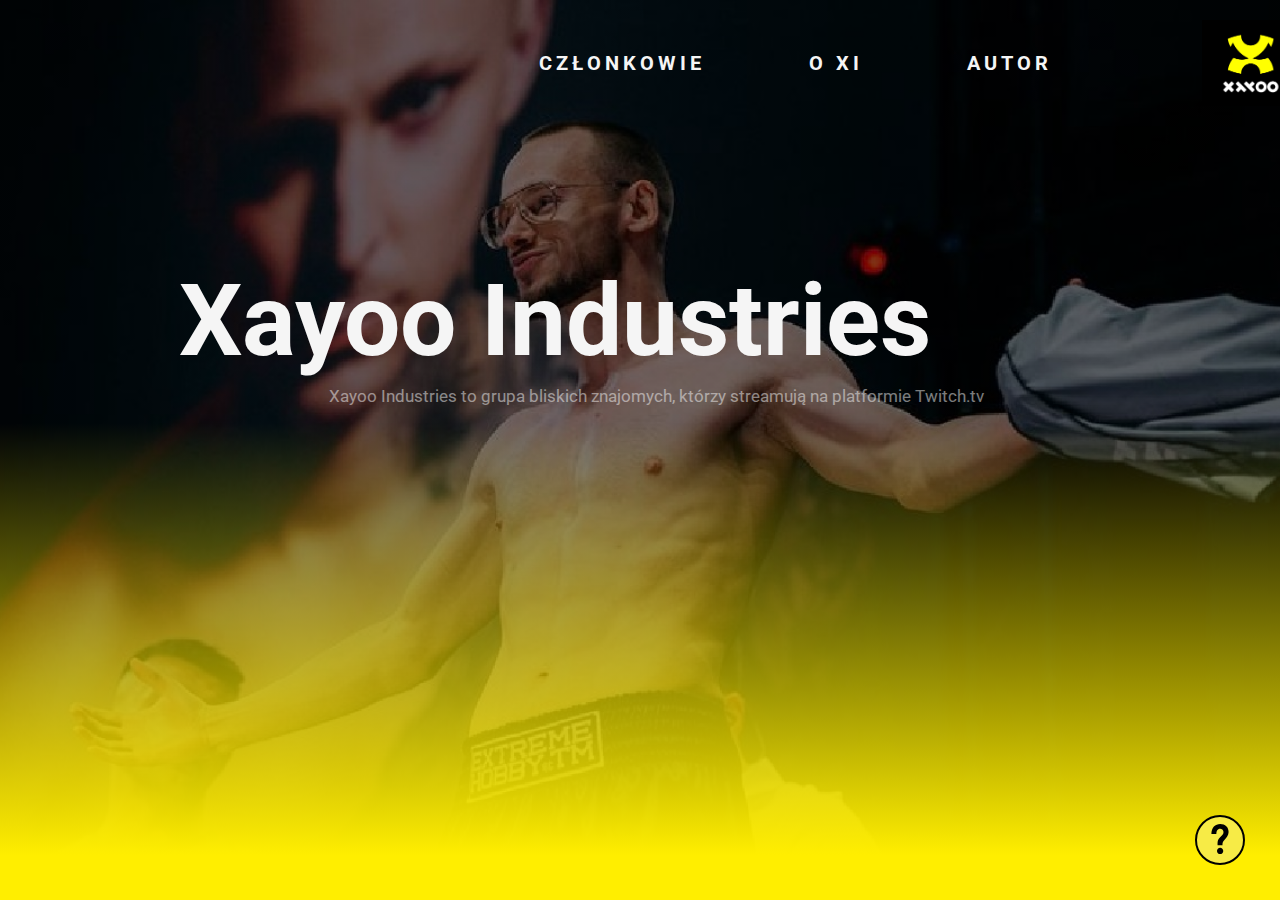
<file: Xayoo_industries_website/index.html>
<!DOCTYPE html>
<html lang="en">
<head>
    <meta charset="UTF-8">
    <meta http-equiv="X-UA-Compatible" content="IE=edge">
    <meta name="viewport" content="width=device-width, initial-scale=1.0">
    <title>Xayoo Industries Website</title>
    <link rel="stylesheet" href="styles.css/style.css">
    <link rel="preconnect" href="https://fonts.googleapis.com">
    <link rel="preconnect" href="https://fonts.gstatic.com" crossorigin>
    <link href="https://fonts.googleapis.com/css2?family=Roboto:wght@100;300;400;700&display=swap" rel="stylesheet">
    <link rel="stylesheet" href="czlonkowie.html">
</head>
<body>
    <div class="header">
        <div class="nav">
            <ul>
                <li><a href="czlonkowie.html">CZŁONKOWIE</a></li>
                <li><a href="o-xi.html">O XI</a></li>
                <li><a href="autor.html">AUTOR</a></li>
            </ul>
            <img src="img/logojpg.jpg" class="logo">
        </div>
        <div class="row">
            <h1>Xayoo Industries</h1>
            <p>
                Xayoo Industries to grupa bliskich znajomych, którzy streamują na 
                platformie Twitch.tv
            </p>
        </div>
        <button class="helper">
            <img src="img/helper-img.svg" class="helper-icon">
        </button>
    </div>
</body>
</html>
</file>
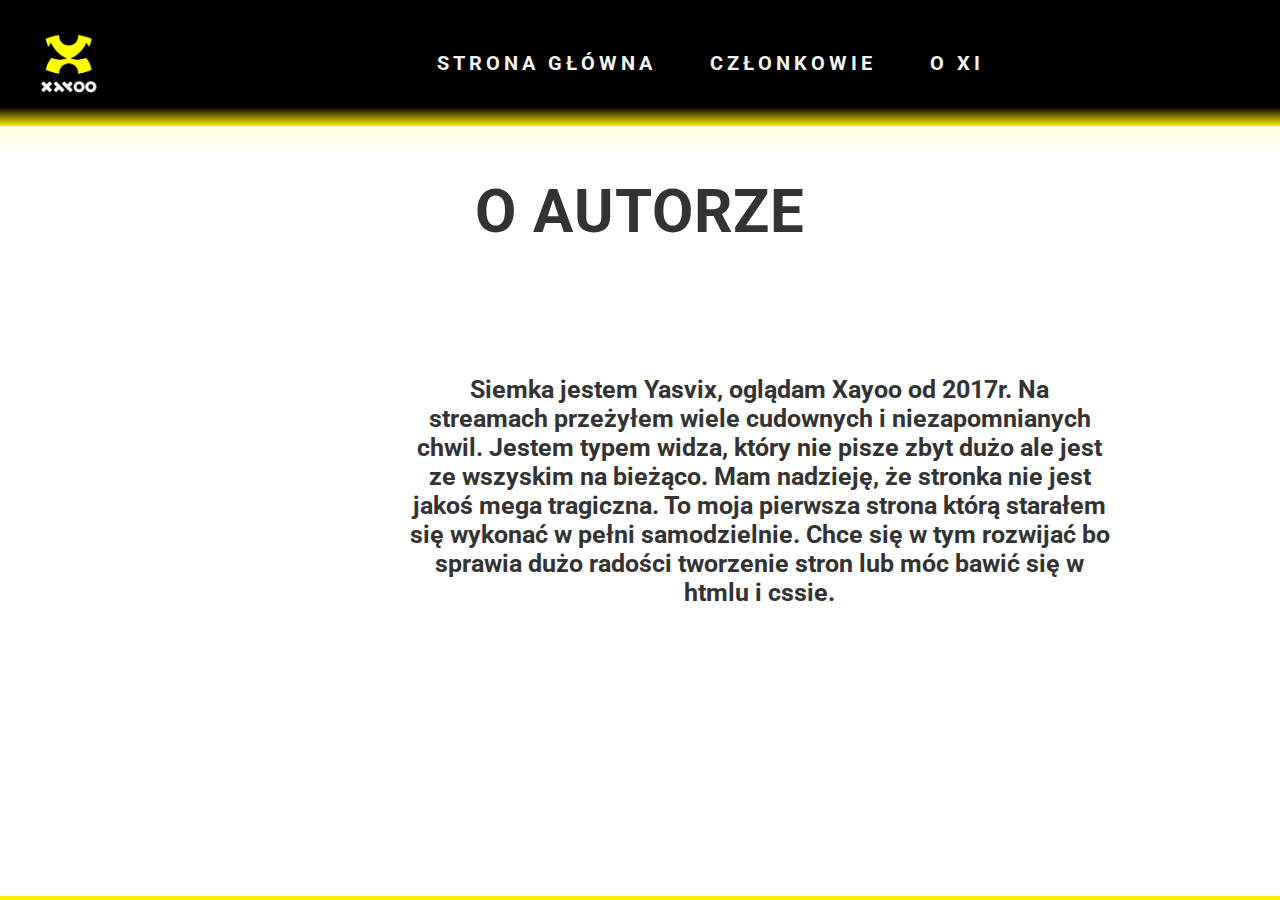
<file: Xayoo_industries_website/autor.html>
<!DOCTYPE html>
<html lang="en">
<head>
    <meta charset="UTF-8">
    <meta http-equiv="X-UA-Compatible" content="IE=edge">
    <meta name="viewport" content="width=device-width, initial-scale=1.0">
    <link rel="preconnect" href="https://fonts.googleapis.com">
    <link rel="preconnect" href="https://fonts.gstatic.com" crossorigin>
    <link href="https://fonts.googleapis.com/css2?family=Roboto:wght@100;300;400;700&display=swap" rel="stylesheet">
    <link rel="stylesheet" href="styles.css/autor.css">
    <title>Autor</title>
</head>
<body>
    <div class="last-header">
        <div class="last-nav">
            <img src="img/logojpg.jpg" class="logo">
            <ul>
                <li><a href="index.html">STRONA GŁÓWNA</a></li>
                <li><a href="czlonkowie.html">CZŁONKOWIE</a></li>
                <li><a href="o-xi.html">O XI</a></li>
            </ul>
        </div>
        
        <div class="title">
            <h1>O AUTORZE</h1>
        </div>

        <div class="last-text">
            <p>
                Siemka jestem Yasvix, oglądam Xayoo od 2017r.
                Na streamach przeżyłem wiele cudownych i niezapomnianych
                chwil. Jestem typem widza, który nie pisze zbyt dużo ale 
                jest ze wszyskim na bieżąco. Mam nadzieję, że stronka nie jest
                jakoś mega tragiczna. To moja pierwsza strona którą starałem się 
                wykonać w pełni samodzielnie. Chce się w tym rozwijać bo 
                sprawia dużo radości tworzenie stron lub móc bawić się w 
                htmlu i cssie. 
            </p>
        </div>
    </div>
</body>
</html>
</file>
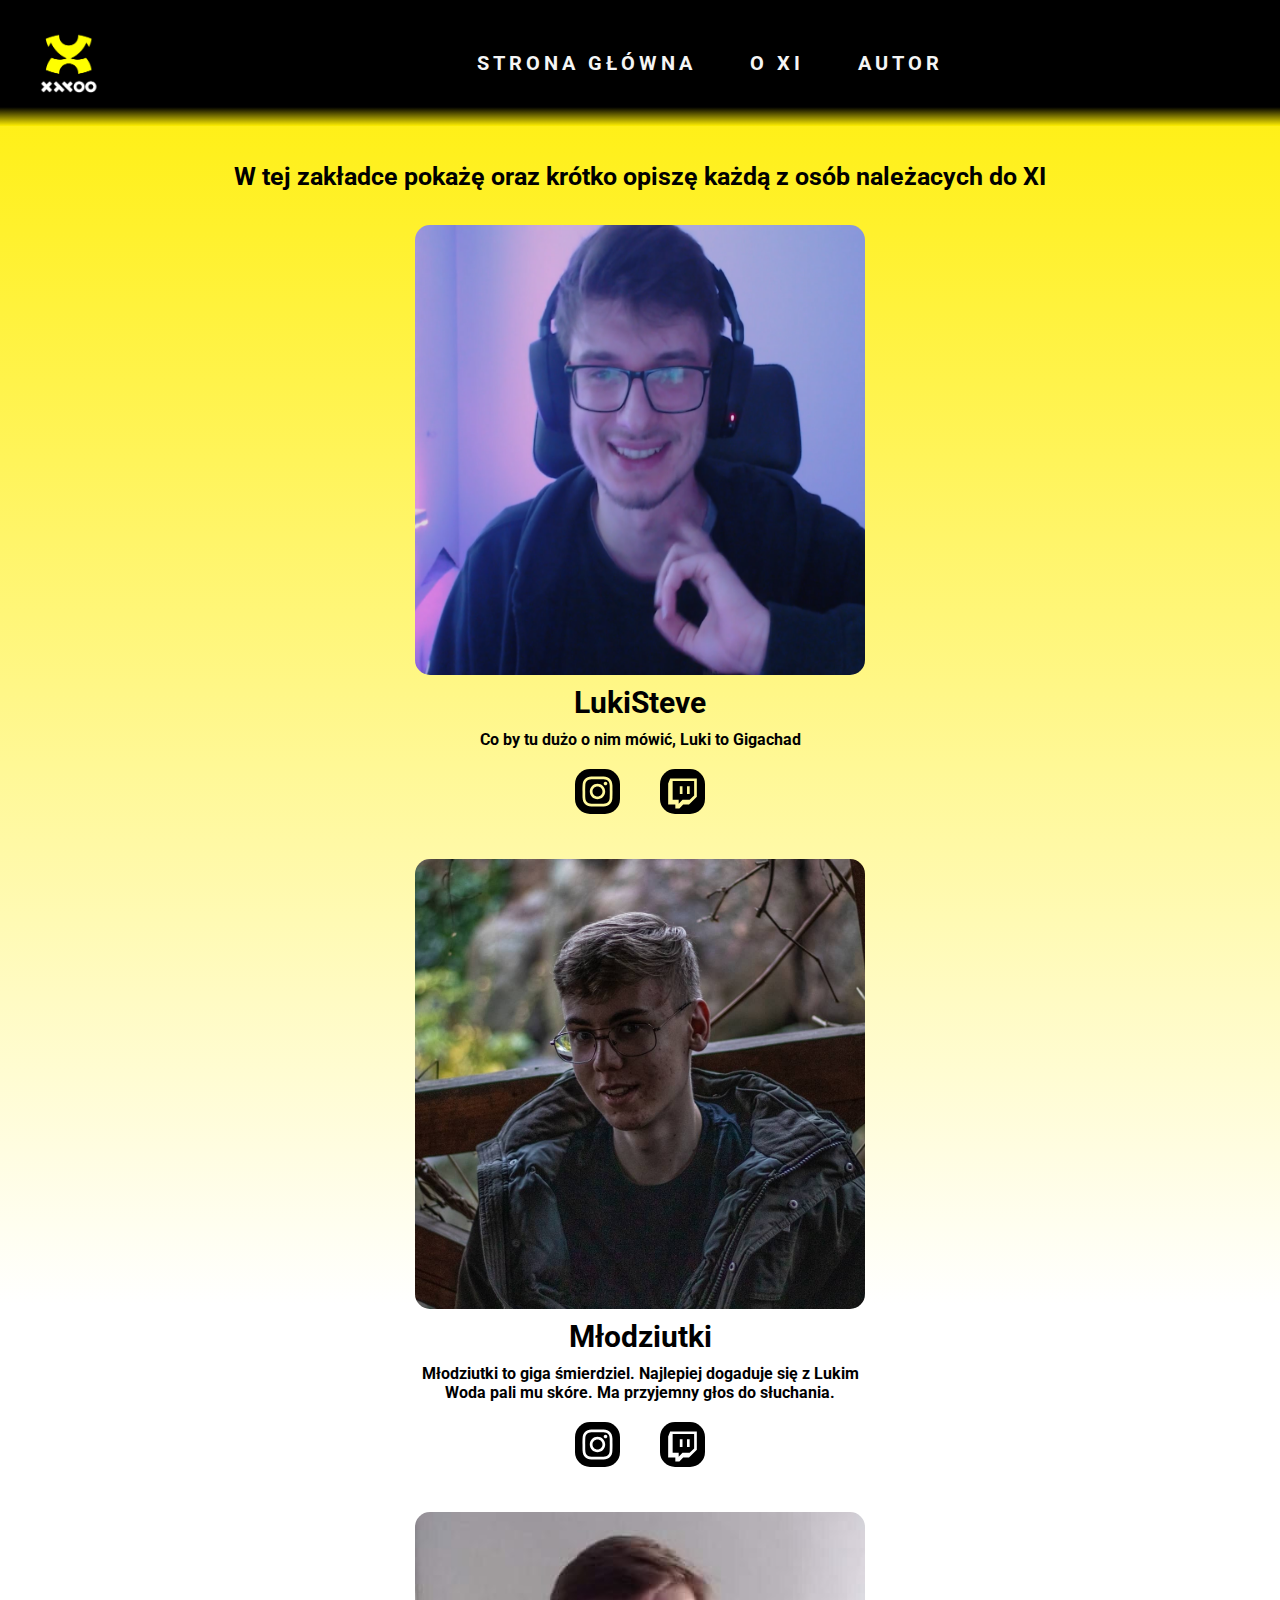
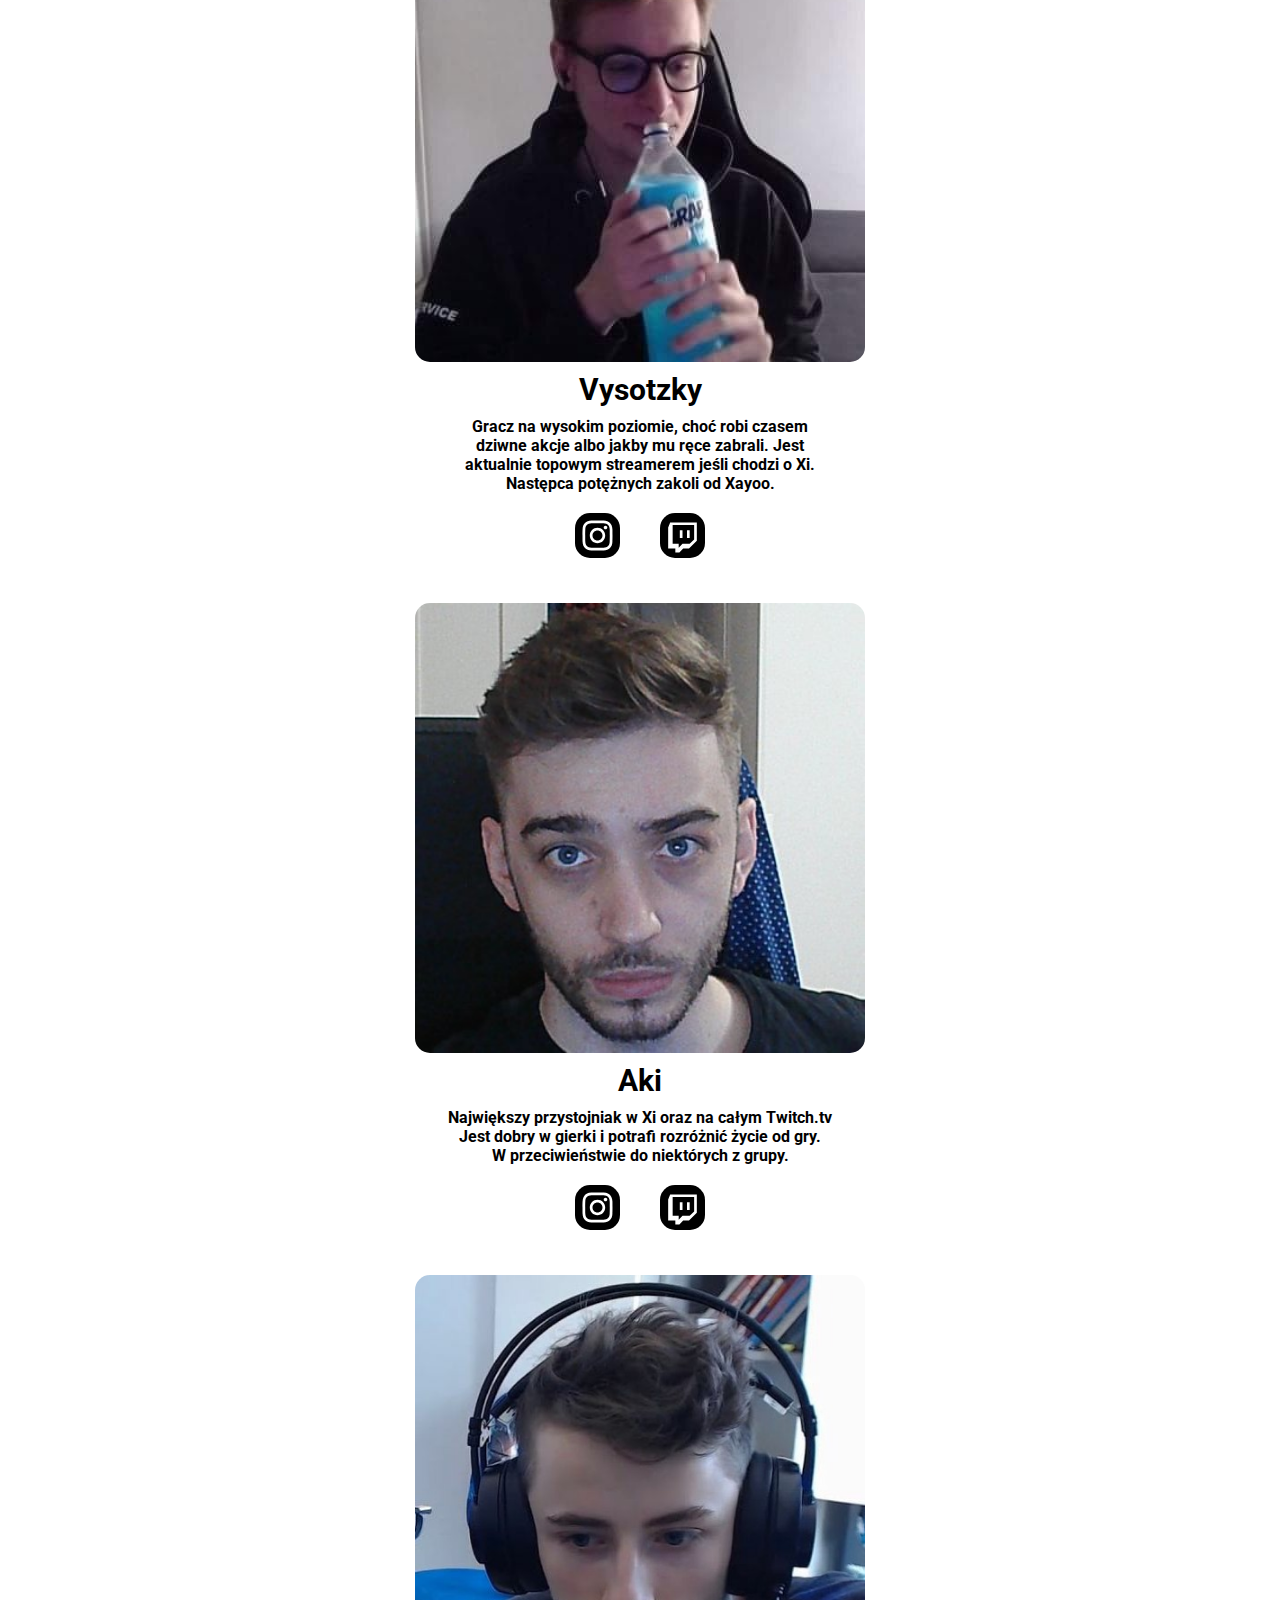
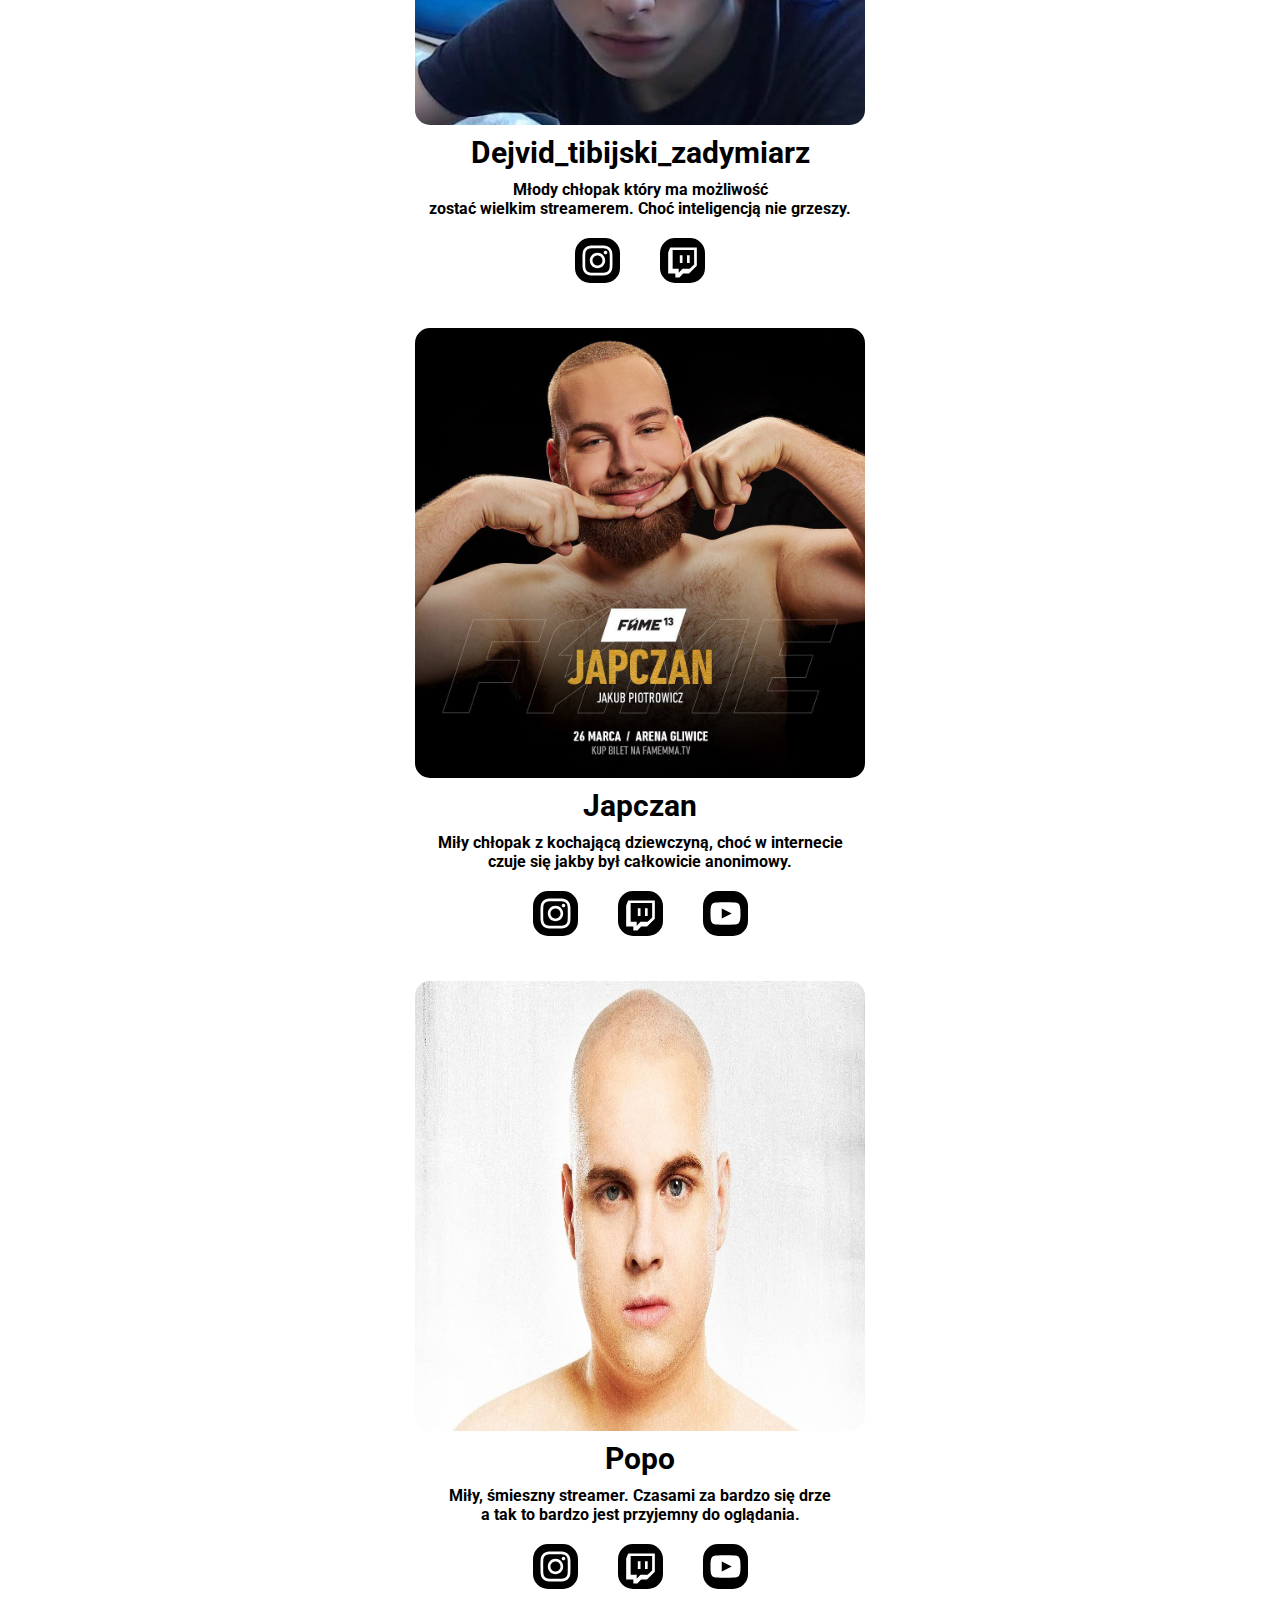
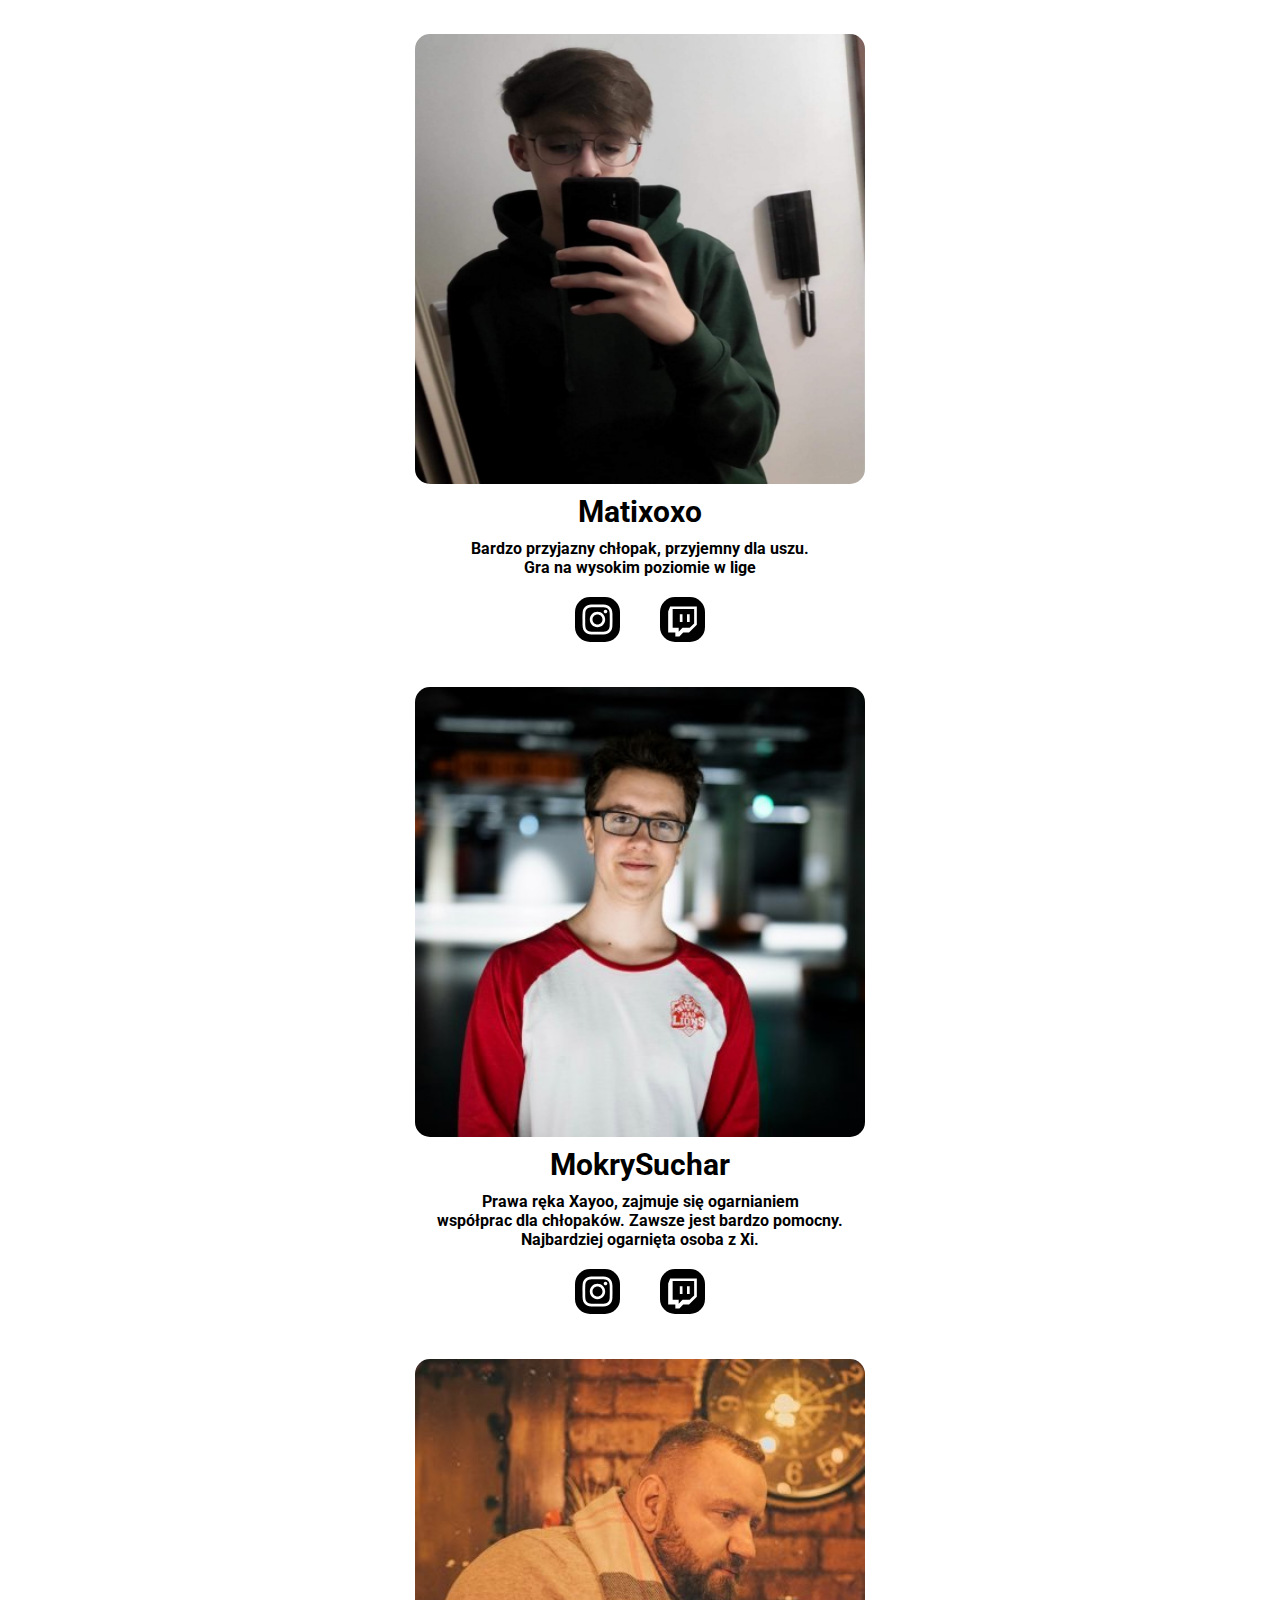
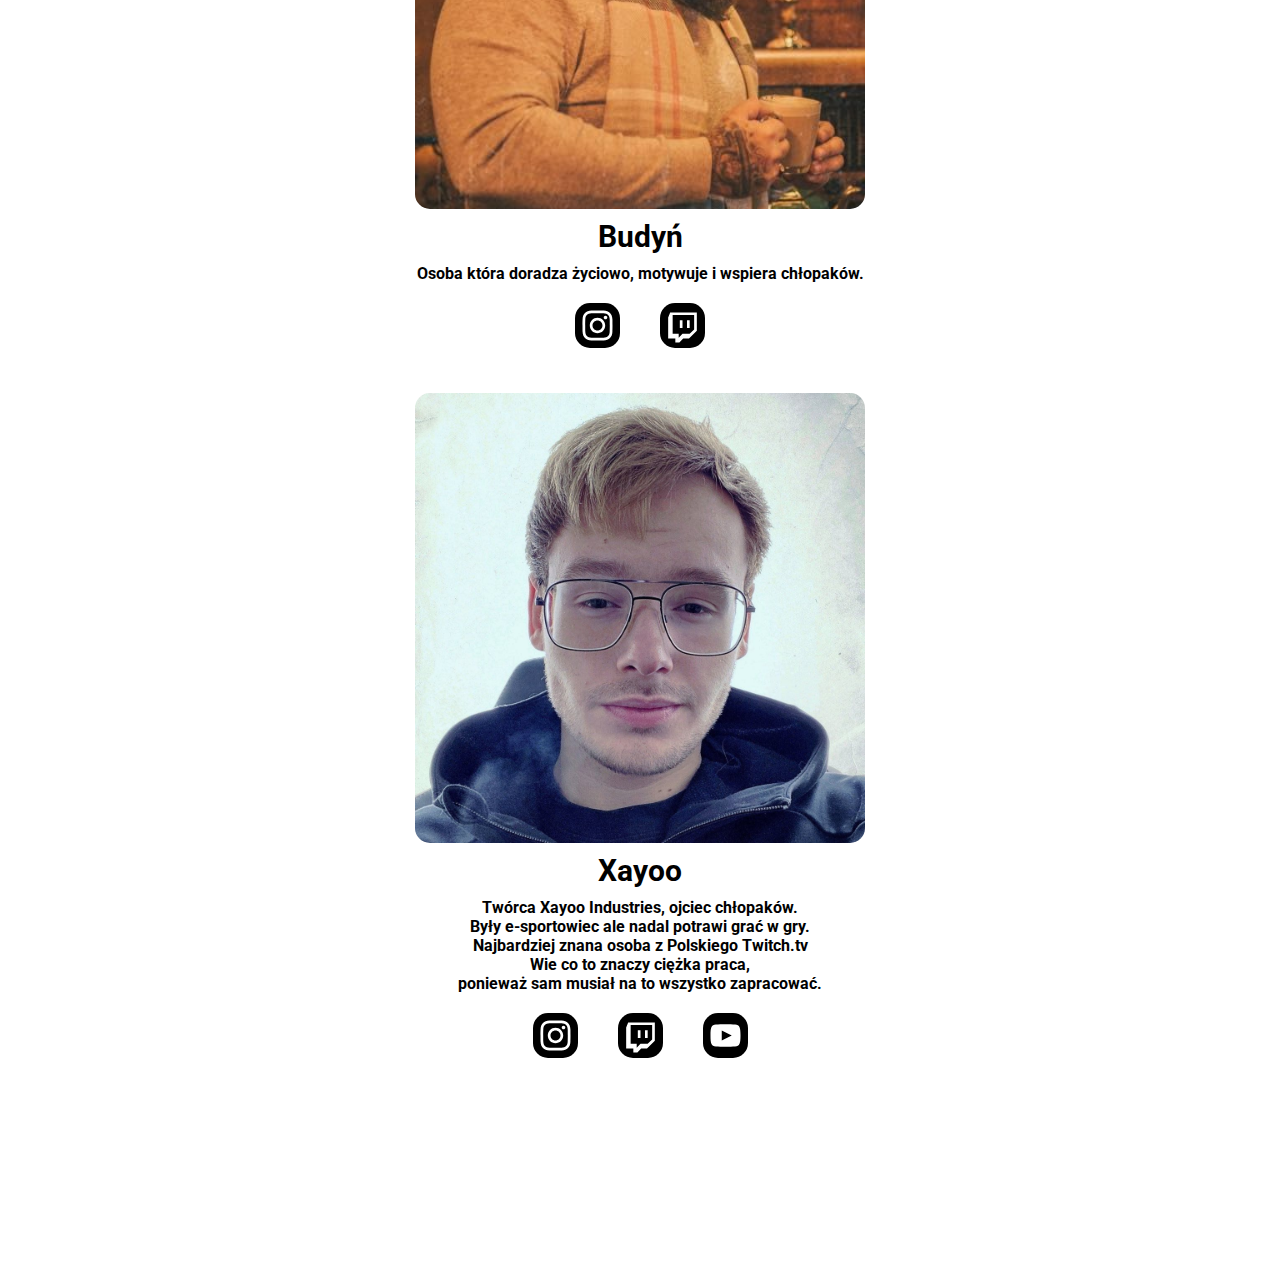
<file: Xayoo_industries_website/czlonkowie.html>
<!DOCTYPE html>
<html lang="en">
<head>
    <meta charset="UTF-8">
    <meta http-equiv="X-UA-Compatible" content="IE=edge">
    <meta name="viewport" content="width=device-width, initial-scale=1.0">
    <link rel="stylesheet" href="styles.css/czlonkowiee.css">
    <link rel="preconnect" href="https://fonts.googleapis.com">
    <link rel="preconnect" href="https://fonts.gstatic.com" crossorigin>
    <link href="https://fonts.googleapis.com/css2?family=Roboto:wght@100;300;400;700&display=swap" rel="stylesheet">
    <title>Członkowie Xayoo Industries</title>
</head>
<body>
    <div class="second-header">
        <div class="second-nav">
            <img src="img/logojpg.jpg" class="logo">
            <ul>
                <li><a href="index.html">STRONA GŁÓWNA</a></li>
                <li><a href="o-xi.html">O XI</a></li>
                <li><a href="autor.html">AUTOR</a></li>
            </ul>
        </div>
    </div>
    <div class="second-text">
        <h2>
            W tej zakładce pokażę oraz krótko opiszę
            każdą z osób należacych do XI 
        </h2>
    </div>
    <div class="czlonkowie-Xi">
        <img src="img/lukisteve.png">
        <h3>LukiSteve</h3>
        <p>
            Co by tu dużo o nim mówić, Luki to Gigachad
        </p>
        <div class="icons">
            <a href="https://www.instagram.com/lukisteve_/"><img src="icons/iconmonstr-instagram-13.svg"></a>
            <a href="https://www.twitch.tv/lukisteve"><img src="icons/iconmonstr-twitch-3.svg"></a>
        </div>

        <img src="img/Mlodziutki.jpg">
        <h3>Młodziutki</h3>
        <p>
            Młodziutki to giga śmierdziel. Najlepiej dogaduje się z Lukim<br>
            Woda pali mu skóre. Ma przyjemny głos do słuchania.
        </p>

        <div class="icons">
            <a href="https://www.instagram.com/mlodziutki7/"><img src="icons/iconmonstr-instagram-13.svg"></a>
            <a href="https://www.twitch.tv/mlodziutki7"><img src="icons/iconmonstr-twitch-3.svg"></a>
        </div>



        <img src="img/vysotzky.jpg" >
        <h3>Vysotzky</h3>
        <p>
            Gracz na wysokim poziomie, choć robi czasem <br>dziwne akcje 
            albo jakby mu ręce zabrali. Jest <br>aktualnie 
            topowym streamerem jeśli chodzi o Xi.
            <br>Następca potężnych zakoli od Xayoo.
        </p>

        <div class="icons">
            <a href="https://www.instagram.com/vstzky/"><img src="icons/iconmonstr-instagram-13.svg"></a>
            <a href="https://www.twitch.tv/vysotzky"><img src="icons/iconmonstr-twitch-3.svg"></a>
        </div>



        <img src="img/aki.jpg">
        <h3>Aki</h3>
        <p>
            Największy przystojniak w Xi oraz na całym Twitch.tv<br>
            Jest dobry w gierki i potrafi rozróżnić życie od gry.
            <br> W przeciwieństwie do niektórych z grupy.
        </p>

        <div class="icons">
            <a href="https://www.instagram.com/oskar_tob/"><img src="icons/iconmonstr-instagram-13.svg"></a>
            <a href="https://www.twitch.tv/aki_997"><img src="icons/iconmonstr-twitch-3.svg"></a>
        </div>


        <img src="img/dejvid.jpg">
        <h3>Dejvid_tibijski_zadymiarz</h3>
        <p>
            Młody chłopak który ma możliwość <br>zostać wielkim 
            streamerem. Choć inteligencją nie grzeszy.
        </p>

        <div class="icons">
            <a href="https://www.instagram.com/dejvid_upo/"><img src="icons/iconmonstr-instagram-13.svg"></a>
            <a href="https://www.twitch.tv/dejvid_tibijski_zadymiarz"><img src="icons/iconmonstr-twitch-3.svg"></a>
        </div>


        <img src="img/japczan.jpg">
        <h3>Japczan</h3>
        <p>
            Miły chłopak z kochającą dziewczyną, choć w internecie <br>
            czuje się jakby był całkowicie anonimowy.
        </p>

        <div class="icons">
            <a href="https://www.instagram.com/japczanek/"><img src="icons/iconmonstr-instagram-13.svg"></a>
            <a href="https://www.twitch.tv/japczan"><img src="icons/iconmonstr-twitch-3.svg"></a>
            <a href="https://www.youtube.com/c/Japczan"><img src="icons/iconmonstr-youtube-8.svg"></a>
        </div>


        <img src="img/popo.jpg">
        <h3>Popo</h3>
        <p>
            Miły, śmieszny streamer. Czasami za bardzo się drze <br> a tak 
            to bardzo jest przyjemny do oglądania.
        </p>

        <div class="icons">
            <a href="https://www.instagram.com/popo_667/"><img src="icons/iconmonstr-instagram-13.svg"></a>
            <a href="https://www.twitch.tv/popo"><img src="icons/iconmonstr-twitch-3.svg"></a>
            <a href="https://www.youtube.com/c/Popo1"><img src="icons/iconmonstr-youtube-8.svg"></a>
        </div>


        <img src="img/matixoxo.png">
        <h3>Matixoxo</h3>
        <p>
            Bardzo przyjazny chłopak, przyjemny dla uszu. <br>Gra na wysokim poziomie w lige
        </p>

        <div class="icons">
            <a href="https://www.instagram.com/matixoxoo_/"><img src="icons/iconmonstr-instagram-13.svg"></a>
            <a href="https://www.twitch.tv/matixoxoo_"><img src="icons/iconmonstr-twitch-3.svg"></a>
        </div>


        <img src="img/suchar.jpg">
        <h3>MokrySuchar</h3>
        <p>
            Prawa ręka Xayoo, zajmuje się ogarnianiem<br> współprac dla chłopaków.
            Zawsze jest bardzo pomocny. <br>Najbardziej ogarnięta osoba z Xi.
        </p>

        <div class="icons">
            <a href="https://www.instagram.com/mokrysuchar/"><img src="icons/iconmonstr-instagram-13.svg"></a>
            <a href="https://www.twitch.tv/mokrysuchar"><img src="icons/iconmonstr-twitch-3.svg"></a>
        </div>


        <img src="img/wujo_budyn.jpg">
        <h3>Budyń</h3>
        <p>
            Osoba która doradza życiowo, motywuje i wspiera chłopaków.
        </p>

        <div class="icons">
            <a href="https://www.instagram.com/slodkibudyn/"><img src="icons/iconmonstr-instagram-13.svg"></a>
            <a href="https://www.twitch.tv/wujabudyn"><img src="icons/iconmonstr-twitch-3.svg"></a>
        </div>


        <img src="img/xayoo_2.jpg">
        <h3>Xayoo</h3>
        <p>
            Twórca Xayoo Industries, ojciec chłopaków. <br> Były e-sportowiec ale nadal
            potrawi grać w gry. <br> Najbardziej znana osoba z Polskiego Twitch.tv
            <br>Wie co to znaczy ciężka praca, <br> ponieważ sam musiał na to wszystko zapracować.
        </p>

        <div class="icons">
            <a href="https://www.instagram.com/xayoo777/"><img src="icons/iconmonstr-instagram-13.svg"></a>
            <a href="https://www.twitch.tv/xayoo_"><img src="icons/iconmonstr-twitch-3.svg"></a>
            <a href="https://www.youtube.com/c/Xayoo"><img src="icons/iconmonstr-youtube-8.svg"></a>
        </div>

    </div>
</body>
</html>
</file>
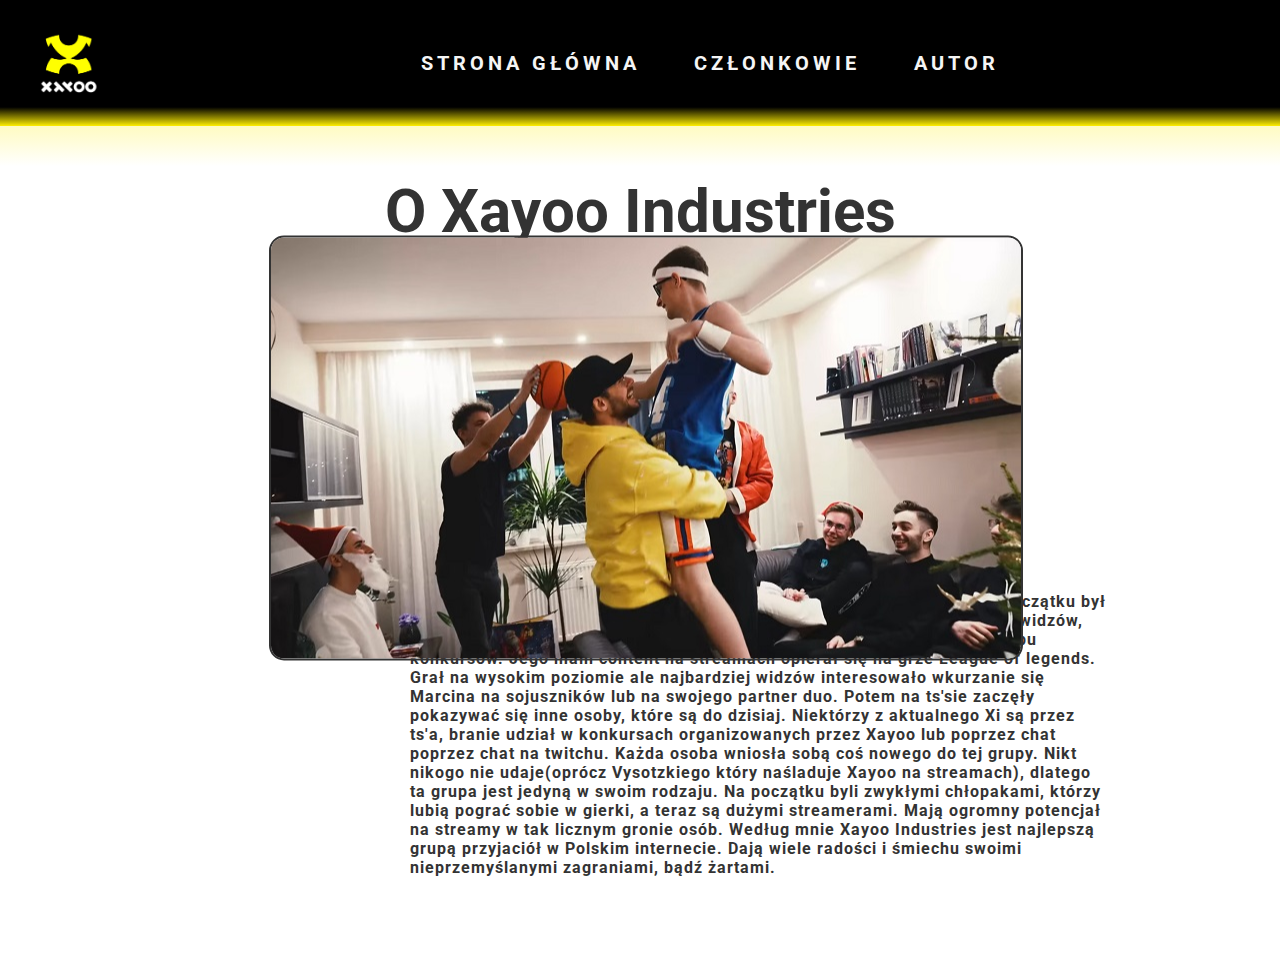
<file: Xayoo_industries_website/o-xi.html>
<!DOCTYPE html>
<html lang="en">
<head>
    <meta charset="UTF-8">
    <meta http-equiv="X-UA-Compatible" content="IE=edge">
    <meta name="viewport" content="width=device-width, initial-scale=1.0">
    <link rel="preconnect" href="https://fonts.googleapis.com">
    <link rel="preconnect" href="https://fonts.gstatic.com" crossorigin>
    <link href="https://fonts.googleapis.com/css2?family=Roboto:wght@100;300;400;700&display=swap" rel="stylesheet">
    <link rel="stylesheet" href="styles.css/o_xi.css">
    <title>O Xayoo Industries</title>
</head>
<body>
    <div class="third-header">
        <div class="third-nav">
            <img src="img/logojpg.jpg" class="logo">
            <ul>
                <li><a href="index.html">STRONA GŁÓWNA</a></li>
                <li><a href="czlonkowie.html">CZŁONKOWIE</a></li>
                <li><a href="autor.html">AUTOR</a></li>
            </ul>
        </div>
        
        <div class="title">
            <h1>O Xayoo Industries</h1>
        </div>

        <div class="main-photo">
            <img src="img/wszyscy-razem.jpg">
        </div>

        <div class="main-text">
            <p>
                Xayoo Industries to grupa przyjaciół, którzy poznali się w internecie.
                Na początku był sam Xayoo, który od startu swojej przygody ze streamowaniem
                przyciągał widzów, poprzez podgryzanie większych streamerów lub organizowanie
                swojego typu konkursów. Jego main content na streamach opierał się na grze 
                League of legends. Grał na wysokim poziomie ale najbardziej widzów interesowało
                wkurzanie się Marcina na sojuszników lub na swojego partner duo. Potem na ts'sie
                zaczęły pokazywać się inne osoby, które są do dzisiaj. Niektórzy z aktualnego Xi
                są przez ts'a, branie udział w konkursach organizowanych przez Xayoo lub poprzez 
                chat poprzez chat na twitchu. Każda osoba wniosła sobą coś nowego do tej grupy. Nikt 
                nikogo nie udaje(oprócz Vysotzkiego który naśladuje Xayoo na streamach), dlatego
                ta grupa jest jedyną w swoim rodzaju. Na początku byli zwykłymi chłopakami, którzy lubią
                pograć sobie w gierki, a teraz są dużymi streamerami. Mają ogromny potencjał na streamy
                w tak licznym gronie osób. Według mnie Xayoo Industries jest najlepszą grupą przyjaciół 
                w Polskim internecie. Dają wiele radości i śmiechu swoimi nieprzemyślanymi zagraniami, bądź
                żartami. 
            </p>
        </div>
    </div>
</body>
</html>
</file>
<file: Xayoo_industries_website/styles.css/style.css>
* {
    padding: 0;
    margin: 0;
    box-sizing: border-box;
    font-family: Roboto, sans-serif, Arial;
}


.header {
    width: 100%;
    padding: 20px 10%;
    min-height: 100vh;
    background: linear-gradient(rgba(0,0,0,0.5)47%,rgba(255, 238, 0, 1)95%),url(../img/xayoo.jpg);
    background-size: cover;
    background-position: center;
    height: 100vh;
}




.nav {
    width: 100%;
    display: flex;
    align-items: center;
    justify-content: space-between;
}

.nav ul {
    flex: 1;
    text-align: right;
    margin-right: 100px;
}


.nav ul li {
    list-style: none;
    display: inline-block;
    margin: 10px 50px;
    transition: transform 0.5s;
}


.nav ul li a {
    text-decoration: none;
    color: whitesmoke;
    font-weight: bold;
    letter-spacing: 4px;
    font-size: 20px;
    transition: 0.5s;
}

.nav ul li:hover {
    transform: translateY(-5px);
}

.nav ul li a:hover {
    color: rgba(255, 238, 0, 1);
}


.logo {
    width: 100px;
    margin-right: -150px;
    cursor: pointer;
}


.row {
    display: flex;
    height: 50%;
    transform: translateX(5%);
    align-items: center;

}


.row h1 {
    position: absolute;
    color: whitesmoke;
    font-weight: bold;
    font-size: 100px; 
}

.row p {
    position: relative;
    color: whitesmoke;
    margin-top: 150px;
    margin-left: 150px;
    font-size: 17px;
    opacity: 0.5;
   
}


.helper {
    position: absolute;
    bottom: 35px;
    right: 35px;
    height: 50px;
    width: 50px;
    border-radius: 70px;
    border: 2px solid;
    background-color: rgb(247, 235, 70);
    cursor: pointer;
    z-index: 100;
    transition: opacity 0.15s;
}


.helper:hover {
    opacity: 0.7;
}

.helper:active {
    opacity: 1;
}

.helper-icon {
    height: 30px;
    align-items: center;
    justify-content: center;
}
</file>
<file: Xayoo_industries_website/styles.css/autor.css>
* {
    margin: 0;
    padding: 0;
    box-sizing: border-box;
    font-family: Roboto, sans-serif, Arial;

}

body {
    padding-bottom: 289px;
    background-color: rgba(255, 255, 255, 1);
    background-image: linear-gradient(360deg, rgba(255, 255, 255, 1) 83%, rgba(255, 238, 0, 1) 100%);
}

.last-nav .logo{
    width: 100px;
    margin: 20px 20px;
    cursor: pointer;
}


.last-nav {
    width: 100%;
    display: flex;
    align-items: center;
    justify-content: space-between;
    background-color: rgba(255, 238, 0, 1);
    background-image: linear-gradient(360deg, rgba(255, 238, 0, 1) 0%, rgba(0, 0, 0, 1) 15%);

}

.last-nav ul {
    flex: 1;
    text-align: center;
}

.last-nav ul li {
    display: inline-block;
    list-style: none;
    margin: 10px 25px;
    transition: 0.5s;
}


.last-nav ul li a {
    text-decoration: none;
    color: whitesmoke;
    letter-spacing: 4px;
    font-weight: bold;
    font-size: 20px;
    transition: 0.5s;
}

.last-nav ul li:hover {
    transform: translateY(-5px);
}


.last-nav ul li a:hover {
    color: rgba(255, 238, 0, 1);
}



.title {
    text-align: center;
    margin-top: 50px;
    position: relative;
}

.title h1 {
    letter-spacing: 1px;
    text-align: center;
    display: inline-block;
    font-size: 60px;
    color: #333;
    cursor: pointer;
    font-weight: bold;
    transition: 0.5s;
    
}

.title h1:hover {
    color: rgb(124, 124, 124);
}


.last-text {
    margin-top: 10%;
    text-align: center;
    max-width: 700px;
    margin-left: 32%;
}

.last-text p {
    font-weight: bold;
    color: #333;
    font-size: 25px;
}
</file>
<file: Xayoo_industries_website/styles.css/czlonkowiee.css>
* {
    margin: 0;
    padding: 0;
    box-sizing: border-box;
    font-family: Roboto, sans-serif, Arial;

}

body {
    padding-bottom: 7500px;
    background-color: rgba(255, 255, 255, 1);
    background-image: linear-gradient(360deg, rgba(255, 255, 255, 1) 83%, rgba(255, 238, 0, 1) 100%);
}

.second-nav .logo {
    width: 100px;
    margin: 20px 20px;
    cursor: pointer;
}



.second-nav {
    width: 100%;
    display: flex;
    align-items: center;
    justify-content: space-between;
    background-color: rgba(255, 238, 0, 1);
    background-image: linear-gradient(360deg, rgba(255, 238, 0, 1) 0%, rgba(0, 0, 0, 1) 15%);

}


.second-nav ul {
    flex: 1;
    text-align: center;
    
    
}


.second-nav ul li {
    display: inline-block;
    list-style: none;
    margin: 10px 25px;
    transition: 0.5s;
}


.second-nav ul li a {
    text-decoration: none;
    color: whitesmoke;
    letter-spacing: 4px;
    font-weight: bold;
    font-size: 20px;
    transition: 0.5s;
}


.second-nav ul li:hover {
    transform: translateY(-5px);
}

.second-nav ul li a:hover {
    color: rgba(255, 238, 0, 1);
}


.czlonkowie-Xi {
    display: inline-block;
    position: absolute;
    top: 50%;
    left: 50%;
    margin-right: -50%;
    transform: translate(-50%,-50%);
    bottom: 0;
    
}

.czlonkowie-Xi .icons {
    position: relative;
    display: flex;  
    align-items: center;
    justify-content: center; 
    padding-bottom: 25px;
}


.czlonkowie-Xi a img {
    position: relative;
    height: 45px;
    width: 45px;
    margin-right: 15px;
    margin: 20px;
    transition: opacity 0.3s;
}

.czlonkowie-Xi a img:hover {
    opacity: 0.3;
}

.czlonkowie-Xi h3 {
    text-align: center; 
    font-size: 30px;
    margin-bottom: 10px;
    margin-top: 10px;
}


.czlonkowie-Xi p {
    text-align: center;
    font-weight: bold;
    margin-bottom: 0;
}

.czlonkowie-Xi img {
    width: 450px;
    height: 450px;
    display: block;
    margin: 0px auto;
    border-radius: 15px;
}

.second-text {
    position: relative;
    margin-top: 50px;
}


.second-text h2 {
    position: absolute;
    top: 50%;
    left: 50%;
    margin-right: -50%;
    transform: translate(-50%,-50%);
    font-size: 25px;
}
</file>
<file: Xayoo_industries_website/styles.css/o_xi.css>
* {
    margin: 0;
    padding: 0;
    box-sizing: border-box;
    font-family: Roboto, sans-serif, Arial;

}

body {
    padding-bottom: 100px;
    background-color: rgba(255, 255, 255, 1);
    background-image: linear-gradient(360deg, rgba(255, 255, 255, 1) 83%, rgba(255, 238, 0, 1) 100%);
}

.third-nav .logo{
    width: 100px;
    margin: 20px 20px;
    cursor: pointer;
}


.third-nav {
    width: 100%;
    display: flex;
    align-items: center;
    justify-content: space-between;
    background-color: rgba(255, 238, 0, 1);
    background-image: linear-gradient(360deg, rgba(255, 238, 0, 1) 0%, rgba(0, 0, 0, 1) 15%);

}

.third-nav ul {
    flex: 1;
    text-align: center;
}

.third-nav ul li {
    display: inline-block;
    list-style: none;
    margin: 10px 25px;
    transition: 0.5s;
}


.third-nav ul li a {
    text-decoration: none;
    color: whitesmoke;
    letter-spacing: 4px;
    font-weight: bold;
    font-size: 20px;
    transition: 0.5s;
}

.third-nav ul li:hover {
    transform: translateY(-5px);
}


.third-nav ul li a:hover {
    color: rgba(255, 238, 0, 1);
}


.title {
    text-align: center;
    margin-top: 50px;
    position: relative;
}

.title h1 {
    text-align: center;
    display: inline-block;
    font-size: 60px;
    color: #333;
    cursor: pointer;
    font-weight: bold;
    transition: 0.5s;
    
}

.title h1:hover {
    color: rgb(124, 124, 124);
}


.main-photo {
    position: absolute;
    top: 50%;
    left: 50.5%;
    margin-right: -50%;
    transform: translate(-50%,-50%);
    flex: 1;

}


.main-photo img {
    border-radius: 15px;
    border: 2px solid #333;
    display: inline-block;

}

.main-text {
    text-align: left;
    margin-top: 27%;
    max-width: 700px;
    margin-left: 32%;
   
}

.main-text p {
    letter-spacing: 1px;
    color: #333;
    font-weight: bold;
}
</file>
